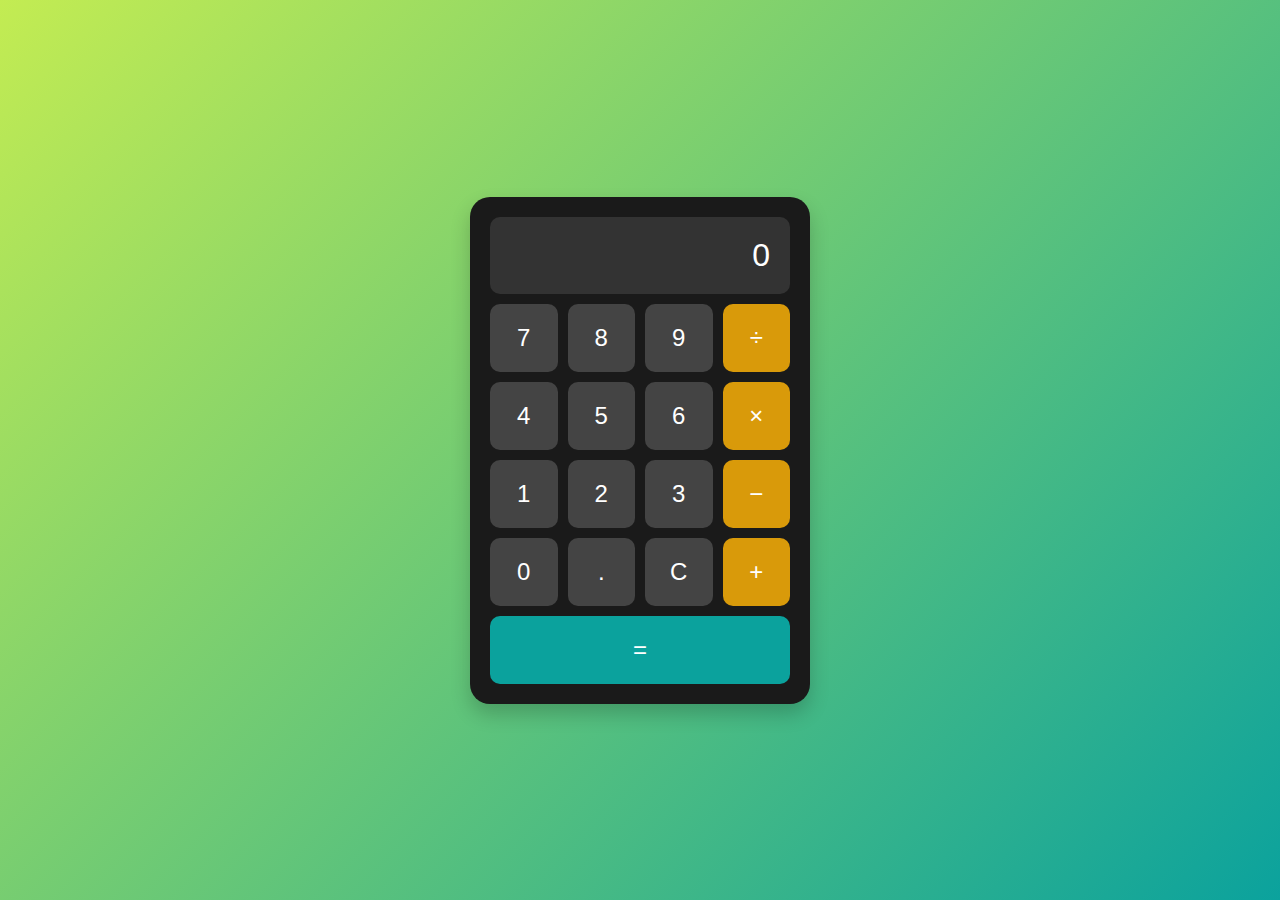
<file: INTERNSHIP/codsoft program/Calculator/index.html>
<!DOCTYPE html>
<html lang="en">
<head>
    <meta charset="UTF-8">
    <meta name="viewport" content="width=device-width, initial-scale=1.0">
    <title>Stylish Calculator</title>
    <link rel="stylesheet" href="styles.css">
</head>
<body>
    <div class="calculator">
        <div id="display">0</div>
        <div class="buttons">
            <button class="btn" data-value="7">7</button>
            <button class="btn" data-value="8">8</button>
            <button class="btn" data-value="9">9</button>
            <button class="btn operator" data-value="/">÷</button>

            <button class="btn" data-value="4">4</button>
            <button class="btn" data-value="5">5</button>
            <button class="btn" data-value="6">6</button>
            <button class="btn operator" data-value="*">×</button>

            <button class="btn" data-value="1">1</button>
            <button class="btn" data-value="2">2</button>
            <button class="btn" data-value="3">3</button>
            <button class="btn operator" data-value="-">−</button>

            <button class="btn" data-value="0">0</button>
            <button class="btn" data-value=".">.</button>
            <button class="btn" data-action="clear">C</button>
            <button class="btn operator" data-value="+">+</button>

            <button class="btn equal" data-action="calculate">=</button>
        </div>
    </div>

    <script src="script.js"></script>
</body>
</html>
</file>
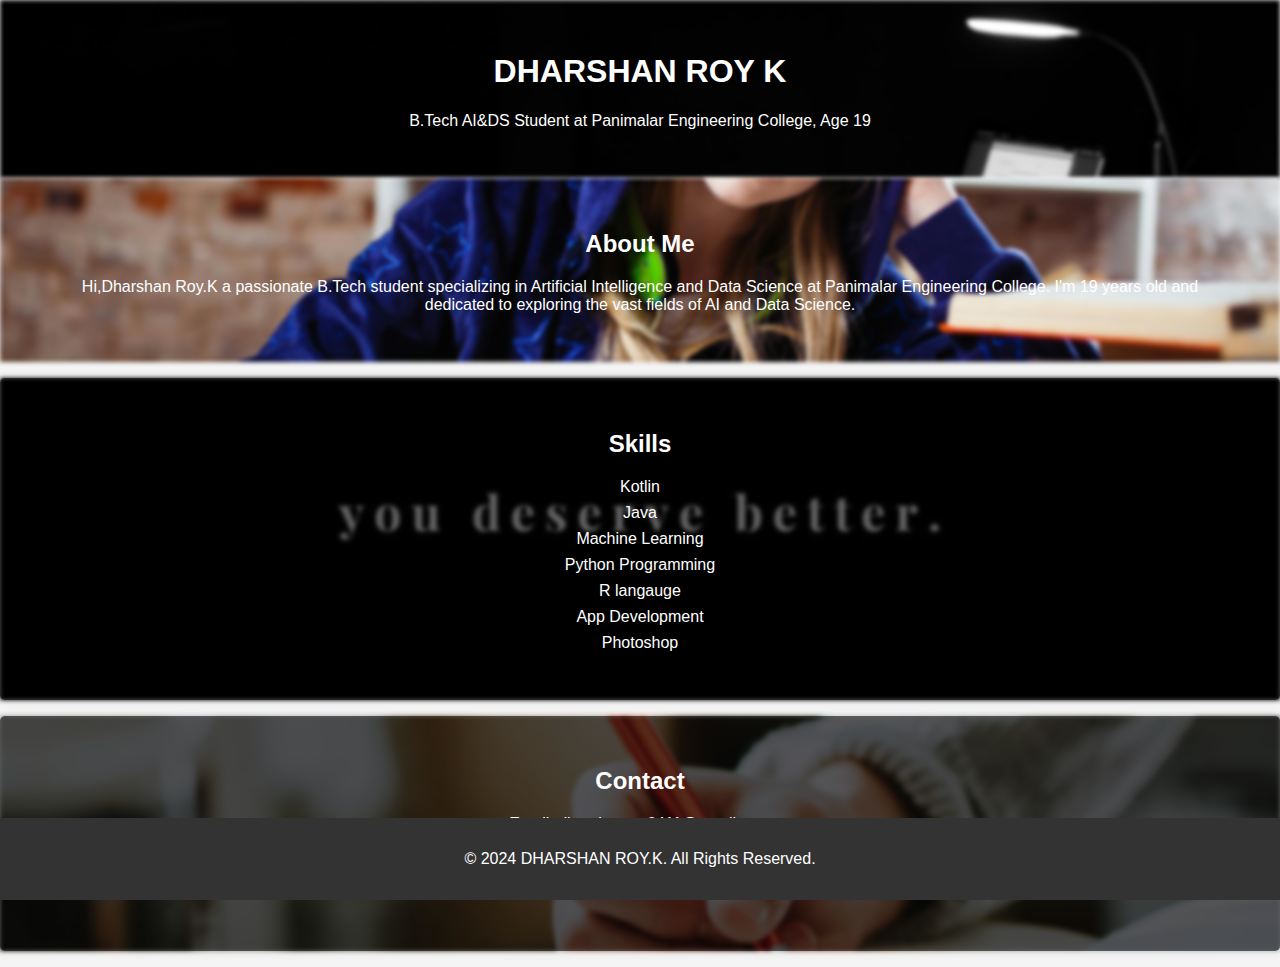
<file: INTERNSHIP/codsoft program/portfolio/portfolio.html>
<!DOCTYPE html>
<html lang="en">
<head>
    <meta charset="UTF-8">
    <meta name="viewport" content="width=device-width, initial-scale=1.0">
    <title>DHARSHAN ROY K's Portfolio</title>
    <style>
        body {
            font-family: Arial, sans-serif;
            margin: 0;
            padding: 0;
            background-color: #f4f4f4;
            color: #333;
        }
        .container {
            width: 90%;
            max-width: 1200px;
            margin: auto;
            overflow: hidden;
        }
        header, .about, .skills, .projects, .contact {
            position: relative;
            color: rgb(255, 255, 255);
            text-align: center;
            padding: 2rem 0;
        }
        header::before, .about::before, .skills::before, .projects::before, .contact::before {
            content: "";
            position: absolute;
            top: 0;
            left: 0;
            right: 0;
            bottom: 0;
            background-size: cover;
            background-position: center;
            filter: blur(2px);
            z-index: -1;
        }
        header::before {
            background-image: url('2.jpg');
        }
        .about::before {
            background-image: url('1 (3).jpg');
        }
        .skills::before {
            background-image: url('4.jpg');
        }
        .projects::before {
            background-image: url('1 (4).jpg');
        }
        .contact::before {
            background-image: url('1 (5).jpg');
        }
        .skills, .projects, .contact {
            background: rgba(0, 0, 0, 0.6);
            padding: 2rem;
            margin: 1rem 0;
            box-shadow: 0 0 10px rgba(0,0,0,0.1);
            border-radius: 5px;
        }
        .skills ul, .projects ul {
            list-style: none;
            padding: 0;
        }
        .skills li, .projects li {
            margin: 0.5rem 0;
        }
        footer {
            background: #333;
            color: #fff;
            text-align: center;
            padding: 1rem 0;
            position: fixed;
            width: 100%;
            bottom: 0;
        }
    </style>
</head>
<body>
    <header>
        <h1>DHARSHAN ROY K</h1>
        <p>B.Tech AI&DS Student at Panimalar Engineering College, Age 19</p>
    </header>

    <section class="about">
        <div class="container">
            <h2>About Me</h2>
            <p>Hi,Dharshan Roy.K a passionate B.Tech student specializing in Artificial Intelligence and Data Science at Panimalar Engineering College. I'm 19 years old and dedicated to exploring the vast fields of AI and Data Science.</p>
        </div>
    </section>

    <section class="skills">
        <div class="container">
            <h2>Skills</h2>
            <ul>
                <li>Kotlin</li>
                <li>Java</li>
                <li>Machine Learning</li>
                <li>Python Programming</li>
                <li>R langauge</li>
                <li>App Development</li>
                <li>Photoshop</li>
            </ul>
        </div>
    </section>
    <section class="contact">
        <div class="container">
            <h2>Contact</h2>
            <p>Email: dharshanroy0411@gmail.com </p>
            <p>linkdin: www.linkedin.com/in/dharshan-roy-kumar-457099279</p>
            <br><br>
        </div>
    </section>

    <footer>
        <p>&copy; 2024 DHARSHAN ROY.K. All Rights Reserved.</p>
    </footer>
</body>
</html>
</file>
<file: INTERNSHIP/codsoft program/Calculator/styles.css>
body {
    display: flex;
    justify-content: center;
    align-items: center;
    height: 100vh;
    margin: 0;
    background: linear-gradient(135deg, #c3ec52 0%, #0ba29d 100%);
    font-family: 'Arial', sans-serif;
}

.calculator {
    background-color: #1a1a1a;
    border-radius: 20px;
    box-shadow: 0 10px 20px rgba(0, 0, 0, 0.2);
    padding: 20px;
    width: 300px;
}

#display {
    background-color: #333;
    border-radius: 10px;
    color: #fff;
    font-size: 2rem;
    padding: 20px;
    text-align: right;
    margin-bottom: 10px;
}

.buttons {
    display: grid;
    grid-template-columns: repeat(4, 1fr);
    gap: 10px;
}

.btn {
    background-color: #444;
    border: none;
    border-radius: 10px;
    color: #fff;
    font-size: 1.5rem;
    padding: 20px;
    cursor: pointer;
    transition: background-color 0.3s ease;
}

.btn:hover {
    background-color: #555;
}

.operator {
    background-color: #d99a0a;
}

.operator:hover {
    background-color: #e0b707;
}

.equal {
    grid-column: span 4;
    background-color: #0ba29d;
}

.equal:hover {
    background-color: #0e988b;
}
</file>
